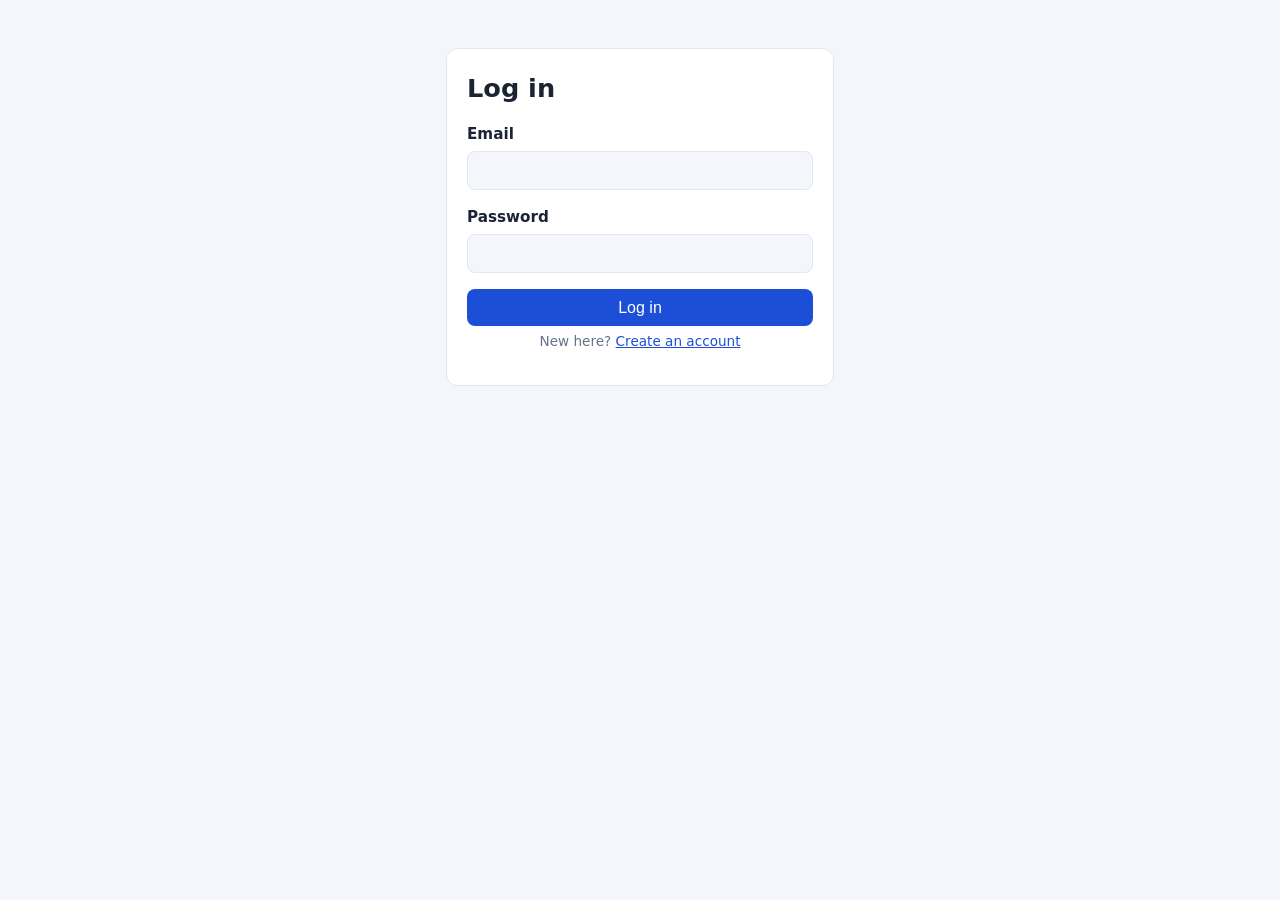
<file: index.html>
<!DOCTYPE html>
<html lang="en">
<head>
  <meta charset="UTF-8">
  <title>Banking</title>
  <script>
    try {
      var s = JSON.parse(sessionStorage.getItem("auth"));
      window.location.replace(s && s.token ? "dashboard.html" : "login.html");
    } catch (e) {
      window.location.replace("login.html");
    }
  </script>
</head>
<body></body>
</html>
</file>
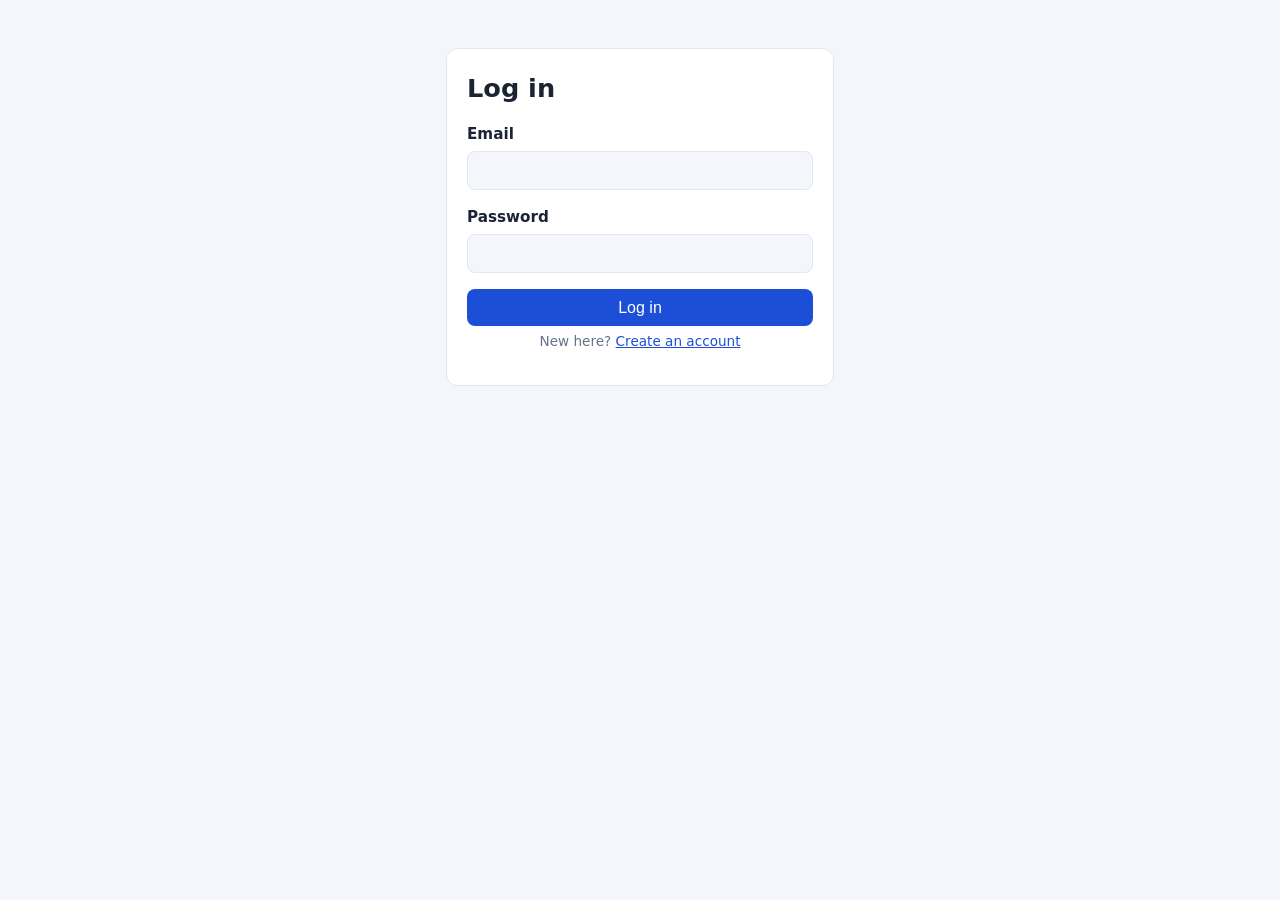
<file: cash.html>
<!DOCTYPE html>
<html lang="en">
<head>
    <meta charset="UTF-8">
    <meta name="viewport" content="width=device-width, initial-scale=1">
    <title>Deposit / Withdraw - Banking</title>
    <link rel="stylesheet" href="css/style.css">
</head>
<body>
<nav id="nav" class="nav"></nav>
<main class="container">
    <h1>Deposit or withdraw</h1>
    <div id="msg" class="msg" hidden></div>

    <section id="formCard" class="card">
        <form id="form1" novalidate>
            <div class="form-group">
                <label for="kind">What do you want to do?</label>
                <select id="kind">
                    <option value="deposit">Deposit money</option>
                    <option value="withdraw">Withdraw money</option>
                </select>
                <div id="kindHint" class="hint"></div>
            </div>
            <div class="form-group">
                <label for="account">Account</label>
                <select id="account"></select>
            </div>
            <div class="form-group">
                <label for="amount">Amount</label>
                <input id="amount" type="text" inputmode="decimal" autocomplete="off" placeholder="0.00">
                <div class="hint">Up to 1,000,000.00 with at most 2 decimals. No fee.</div>
            </div>
            <button id="submit1" class="btn" type="submit">Continue</button>
        </form>
    </section>

    <section id="flow" hidden></section>
</main>

<script src="js/config.js"></script>
<script src="js/api.js"></script>
<script src="js/ui.js"></script>
<script src="js/flow.js"></script>
<script>
    (async function () {
        const session = requireAuth();
        if (!session) return;
        renderNav("cash.html");

        const msg = $("msg");
        const formCard = $("formCard");
        const accountSel = $("account");
        let accounts = [];

        function updateKindHint() {
            $("kindHint").textContent = $("kind").value === "withdraw"
                ? "A withdrawal needs a one-time password."
                : "A deposit is added to your account right away.";
        }

        async function loadAccounts() {
            const all = await Api.listAccounts();
            accounts = all.filter(function (a) { return !a.status || a.status === "ACTIVE"; });

            const previous = accountSel.value;
            accountSel.textContent = "";
            accounts.forEach(function (a) {
                const opt = document.createElement("option");
                opt.value = a.accountNumber;
                opt.textContent = a.accountNumber + " (" + balanceText(a) + ")";
                accountSel.appendChild(opt);
            });
            if (previous) accountSel.value = previous;

            $("submit1").disabled = accounts.length === 0;
            if (accounts.length === 0) {
                showMessage(msg, "You need an active account first. Open one on the dashboard.", "error");
            }
        }

        function showForm() {
            flow.hide();
            formCard.hidden = false;
            window.history.replaceState(null, "", "cash.html");
            hideMessage(msg);
            $("amount").value = "";
            loadAccounts().catch(function (err) { showMessage(msg, err.message, "error"); });
        }

        const flow = TxFlow.create($("flow"), {
            onNew: showForm,
            onFinished: function () {
                loadAccounts().catch(function () { /* the balances refresh when the form is shown again */ });
            }
        });

        $("kind").addEventListener("change", updateKindHint);
        updateKindHint();

        $("form1").addEventListener("submit", async function (e) {
            e.preventDefault();
            hideMessage(msg);

            const kind = $("kind").value;
            const accountNumber = accountSel.value;
            const amountText = $("amount").value.trim();

            if (!accountNumber) return showMessage(msg, "Choose an account", "error");
            if (!/^\d+(\.\d{1,2})?$/.test(amountText) || Number(amountText) <= 0) {
                return showMessage(msg, "Enter a valid amount greater than 0 (max 2 decimals)", "error");
            }
            if (Number(amountText) > 1000000) {
                return showMessage(msg, "The maximum amount is 1,000,000.00", "error");
            }
            const amount = Number(amountText);

            const btn = $("submit1");
            setBusy(btn, true, "Sending...");
            try {
                const payload = { accountNumber: accountNumber, amount: amount };
                const tx = kind === "deposit"
                    ? await Api.initiateDeposit(payload)
                    : await Api.initiateWithdrawal(payload);

                if (tx.status !== "VALIDATING") {
                    showMessage(msg, "The server still runs the old synchronous flow. "
                        + "Start fund-transfer-service with TRANSFER_SAGA_ENABLED=true.", "error");
                } else {
                    formCard.hidden = true;
                    window.history.replaceState(null, "", "cash.html?id=" + encodeURIComponent(tx.transferId));
                    flow.track(tx.transferId);
                }
            } catch (err) {
                showMessage(msg, err.message, "error");
            }
            setBusy(btn, false);
        });

        // A reload (or a link from History) resumes a running request.
        const resumeId = new URLSearchParams(window.location.search).get("id");
        if (resumeId) {
            formCard.hidden = true;
            flow.track(resumeId);
            loadAccounts().catch(function () { /* not needed to follow the request */ });
        } else {
            try {
                await loadAccounts();
            } catch (err) {
                showMessage(msg, err.message, "error");
            }
        }
    })();
</script>
</body>
</html>
</file>
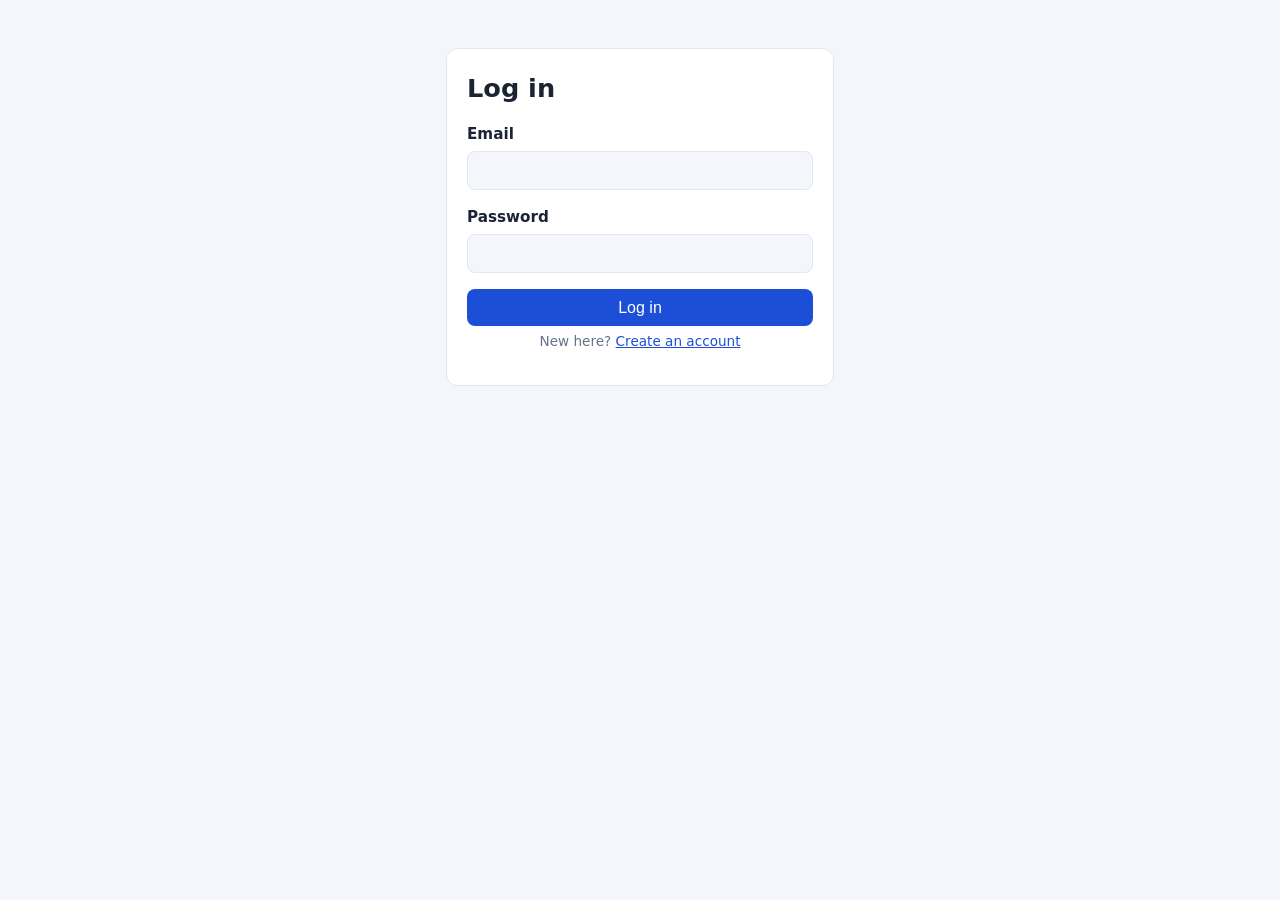
<file: dashboard.html>
<!DOCTYPE html>
<html lang="en">
<head>
  <meta charset="UTF-8">
  <meta name="viewport" content="width=device-width, initial-scale=1">
  <title>Dashboard - Banking</title>
  <link rel="stylesheet" href="css/style.css">
</head>
<body>
<nav id="nav" class="nav"></nav>
<main class="container">
  <h1 id="welcome">Dashboard</h1>
  <div id="msg" class="msg" hidden></div>
  <div id="degraded" class="msg info" hidden>
    Some balances are temporarily unavailable. They will appear again by themselves.
  </div>

  <section class="card">
    <div class="row-between">
      <h2>My accounts</h2>
      <div class="actions">
        <select id="accountType" aria-label="Account type">
          <option value="SAVINGS">Savings</option>
          <option value="CURRENT">Current</option>
        </select>
        <button id="createBtn" class="btn" type="button">Open account</button>
      </div>
    </div>
    <div id="accounts" class="accounts"></div>
  </section>
</main>

<script src="js/config.js"></script>
<script src="js/api.js"></script>
<script src="js/ui.js"></script>
<script>
  (async function () {
    const session = requireAuth();
    if (!session) return;

    renderNav("dashboard.html");
    $("welcome").textContent = "Welcome, " + session.fullName;

    const POLL_MS = 1500;
    const MAX_POLLS = 40;
    const DEGRADED_POLL_MS = 5000;
    const MAX_DEGRADED_POLLS = 36;

    const msg = $("msg");
    const list = $("accounts");
    const createBtn = $("createBtn");

    let pollsLeft = MAX_POLLS;
    let degradedPollsLeft = MAX_DEGRADED_POLLS;
    let timer = null;
    const waiting = new Set();

    function render(accounts) {
      list.textContent = "";
      if (!accounts || accounts.length === 0) {
        list.appendChild(makeEl("p", "hint", "You have no accounts yet. Open one above."));
        return;
      }
      accounts.forEach(function (a) {
        const card = makeEl("div", "account-card");
        card.appendChild(makeEl("div", "type", a.accountType));
        card.appendChild(makeEl("div", "number", a.accountNumber));

        if (a.status === "PENDING") {
          const pending = makeEl("div", "balance pending");
          pending.appendChild(makeEl("span", "spinner"));
          pending.appendChild(makeEl("span", "", "Opening your account..."));
          card.appendChild(pending);
        } else if (a.balanceAvailable === false) {
          card.appendChild(makeEl("div", "balance unavailable", "Balance unavailable"));
        } else {
          const balance = makeEl("div", "balance", formatMoney(a.balance, a.currency));
          if (a.status === "BLOCKED") {
            balance.appendChild(makeEl("span", "badge", "Blocked"));
          }
          card.appendChild(balance);
        }
        list.appendChild(card);
      });
    }

    // An account that was PENDING and is no longer listed failed to open.
    async function reportVanished(accounts) {
      const present = new Set(accounts.map(function (a) { return a.accountNumber; }));
      for (const number of Array.from(waiting)) {
        if (present.has(number)) continue;
        waiting.delete(number);
        try {
          const account = await Api.getAccount(number);
          if (account.status === "OPENING_FAILED") {
            showMessage(msg, "The new account could not be opened. "
                    + (account.reason || "Please try again."), "error");
          }
        } catch (err) {
          // Nothing more to say. The account is simply not in the list.
        }
      }
    }

    async function load() {
      clearTimeout(timer);
      try {
        const accounts = await Api.listAccounts();
        render(accounts);
        await reportVanished(accounts);

        accounts.forEach(function (a) {
          if (a.status === "PENDING") waiting.add(a.accountNumber);
          else waiting.delete(a.accountNumber);
        });

        const hasPending = accounts.some(function (a) { return a.status === "PENDING"; });
        const degraded = accounts.some(function (a) { return a.balanceAvailable === false; });
        $("degraded").hidden = !degraded;

        if (hasPending && pollsLeft > 0) {
          pollsLeft--;
          timer = setTimeout(load, POLL_MS);
        } else if (degraded && degradedPollsLeft > 0) {
          degradedPollsLeft--;
          timer = setTimeout(load, DEGRADED_POLL_MS);
        } else if (hasPending) {
          showMessage(msg, "Your new account is still being opened. Refresh this page in a moment.", "info");
        }
      } catch (err) {
        showMessage(msg, err.message, "error");
      }
    }

    createBtn.addEventListener("click", async function () {
      hideMessage(msg);
      setBusy(createBtn, true, "Opening...");
      try {
        const account = await Api.createAccount($("accountType").value);
        waiting.add(account.accountNumber);
        pollsLeft = MAX_POLLS;
        degradedPollsLeft = MAX_DEGRADED_POLLS;
        await load();
      } catch (err) {
        showMessage(msg, err.message, "error");
      }
      setBusy(createBtn, false);
    });

    load();
  })();
</script>
</body>
</html>
</file>
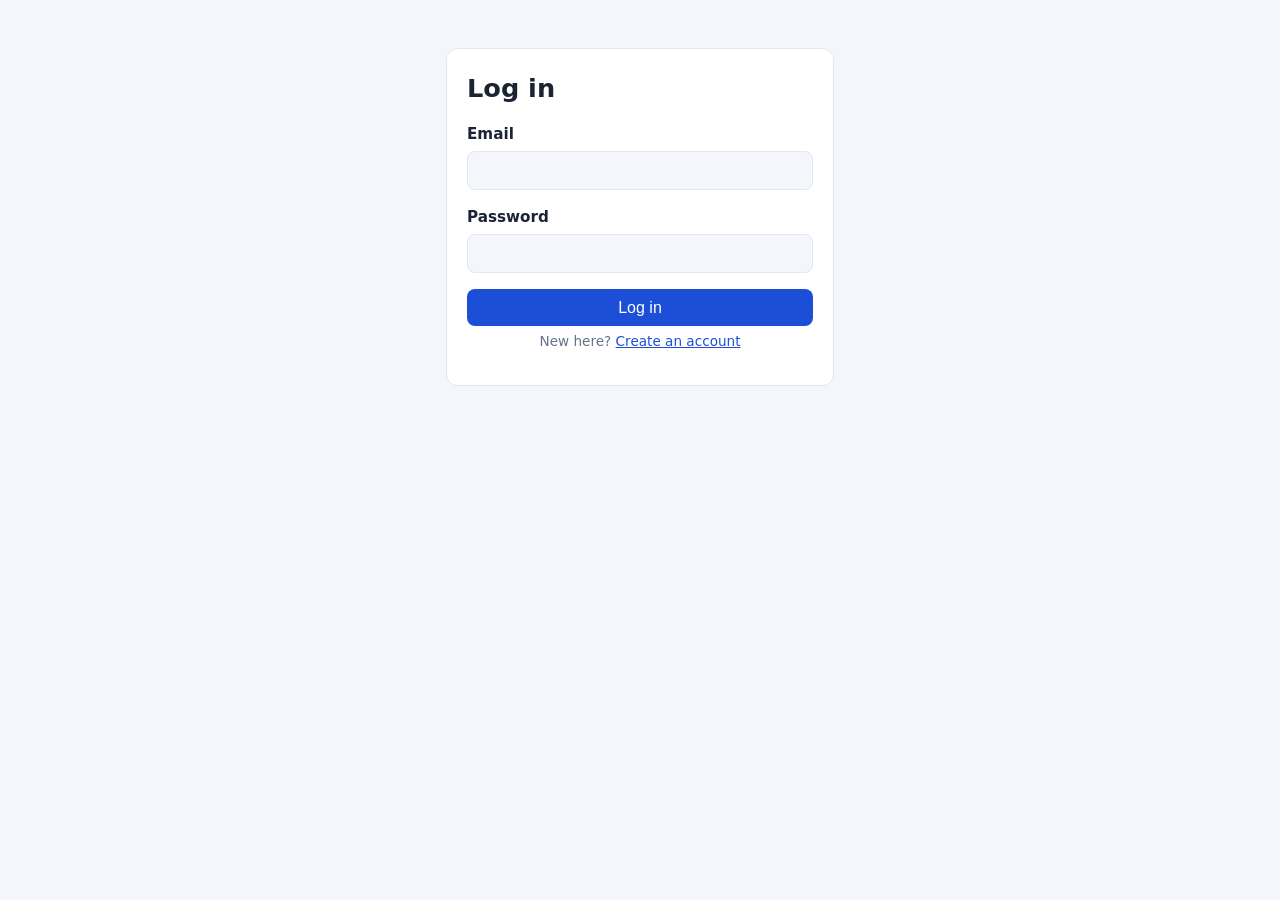
<file: history.html>
<!DOCTYPE html>
<html lang="en">
<head>
  <meta charset="UTF-8">
  <meta name="viewport" content="width=device-width, initial-scale=1">
  <title>History - Banking</title>
  <link rel="stylesheet" href="css/style.css">
</head>
<body>
<nav id="nav" class="nav"></nav>
<main class="container">
  <h1>History</h1>
  <div id="msg" class="msg" hidden></div>
  <section class="card">
    <div class="table-wrap">
      <table>
        <thead>
        <tr>
          <th>Date</th><th>Reference</th><th>Type</th><th>From</th><th>To</th>
          <th>Amount</th><th>Fee</th><th>Status</th><th></th>
        </tr>
        </thead>
        <tbody id="rows"></tbody>
      </table>
    </div>
    <p id="empty" class="hint" hidden>Nothing here yet.</p>
  </section>
</main>

<script src="js/config.js"></script>
<script src="js/api.js"></script>
<script src="js/ui.js"></script>
<script>
  (async function () {
    if (!requireAuth()) return;
    renderNav("history.html");

    const REFRESH_MS = 3000;
    const MAX_REFRESHES = 40;

    // Requests that can still be followed on the transfer or cash page.
    const OPENABLE = ["VALIDATING", "FEE_PENDING", "BALANCE_CHECKING", "OTP_PENDING", "AWAITING_OTP",
      "WITHDRAWING", "DEPOSITING", "REVERSING", "RECONCILIATION_REQUIRED"];
    // Requests the server is working on right now, so this page refreshes itself.
    const MOVING = ["VALIDATING", "FEE_PENDING", "BALANCE_CHECKING", "OTP_PENDING", "WITHDRAWING",
      "DEPOSITING", "REVERSING"];

    const msg = $("msg");
    const body = $("rows");
    let refreshes = 0;
    let timer = null;

    function openLink(t) {
      const page = (t.type || "TRANSFER") === "TRANSFER" ? "transfer.html" : "cash.html";
      const a = makeEl("a", "btn btn-secondary btn-small", "Open");
      a.href = page + "?id=" + encodeURIComponent(t.transferId);
      return a;
    }

    // Only for transfers of the old synchronous flow that ended UNCONFIRMED.
    async function retry(id, btn) {
      hideMessage(msg);
      setBusy(btn, true, "Retrying...");
      try {
        const res = await Api.confirmTransfer(id);
        const ok = res.status === "SUCCESS" || res.status === "COMPLETED";
        showMessage(msg, ok ? "Request " + id + " completed" : (res.message || "Not completed"),
                ok ? "success" : "error");
        await load();
      } catch (err) {
        showMessage(msg, err.message, "error");
        setBusy(btn, false);
      }
    }

    function render(items) {
      body.textContent = "";
      $("empty").hidden = items.length > 0;

      items.forEach(function (t) {
        const tr = document.createElement("tr");
        [
          formatDate(t.createdAt),
          t.transferId,
          typeLabel(t.type),
          t.fromAccountNumber,
          t.toAccountNumber,
          formatMoney(t.amount),
          formatMoney(t.fee)
        ].forEach(function (value) { tr.appendChild(makeEl("td", "", value)); });

        const status = makeEl("td");
        status.appendChild(makeEl("span", "status " + (t.status || ""), statusLabel(t.status)));
        tr.appendChild(status);

        const action = makeEl("td");
        if (OPENABLE.indexOf(t.status) !== -1) {
          action.appendChild(openLink(t));
        } else if (t.status === "UNCONFIRMED") {
          const btn = makeEl("button", "btn btn-small", "Retry");
          btn.addEventListener("click", function () { retry(t.transferId, btn); });
          action.appendChild(btn);
        }
        tr.appendChild(action);

        body.appendChild(tr);
      });
    }

    async function load() {
      clearTimeout(timer);
      try {
        const items = (await Api.listTransfers()) || [];
        render(items);

        const moving = items.some(function (t) { return MOVING.indexOf(t.status) !== -1; });
        if (moving && refreshes < MAX_REFRESHES) {
          refreshes++;
          timer = setTimeout(load, REFRESH_MS);
        }
      } catch (err) {
        showMessage(msg, err.message, "error");
      }
    }

    load();
  })();
</script>
</body>
</html>
</file>
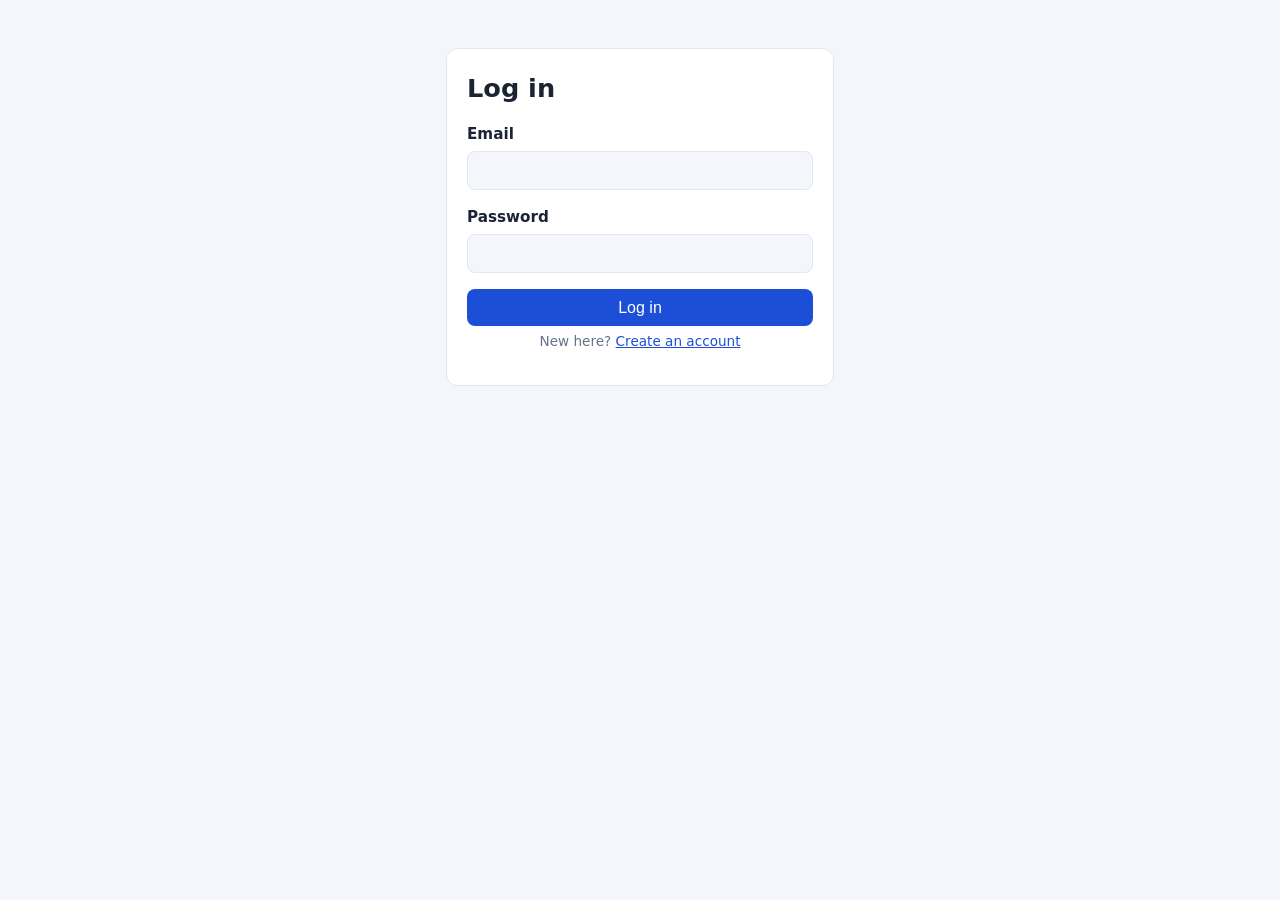
<file: login.html>
<!DOCTYPE html>
<html lang="en">
<head>
  <meta charset="UTF-8">
  <meta name="viewport" content="width=device-width, initial-scale=1">
  <title>Login - Banking</title>
  <link rel="stylesheet" href="css/style.css">
</head>
<body>
  <div class="auth-wrap">
    <div class="card">
      <h1>Log in</h1>
      <div id="msg" class="msg" hidden></div>
      <form id="form" novalidate>
        <div class="form-group">
          <label for="email">Email</label>
          <input id="email" type="email" autocomplete="email" required>
        </div>
        <div class="form-group">
          <label for="password">Password</label>
          <input id="password" type="password" autocomplete="current-password" required>
        </div>
        <button id="submit" class="btn btn-block" type="submit">Log in</button>
      </form>
      <p class="center hint">New here? <a class="link" href="register.html">Create an account</a></p>
    </div>
  </div>

  <script src="js/config.js"></script>
  <script src="js/api.js"></script>
  <script src="js/ui.js"></script>
  <script>
    (function () {
      if (Session.get()) {
        window.location.replace("dashboard.html");
        return;
      }

      const msg = $("msg");
      const btn = $("submit");

      const params = new URLSearchParams(window.location.search);

      if (params.get("registered") === "1") {
        showMessage(msg, "Registration successful. Please log in.", "success");
      } else if (params.get("reason")) {
        // The session ended on another page and sent the user back here.
        showMessage(msg, params.get("reason"), "info");
      }

      $("form").addEventListener("submit", async function (e) {
        e.preventDefault();
        hideMessage(msg);

        const email = $("email").value.trim();
        const password = $("password").value;
        if (!email || !password) return showMessage(msg, "Email and password are required", "error");

        setBusy(btn, true, "Logging in...");
        try {
          await Api.login({ email: email, password: password });
          window.location.replace("dashboard.html");
        } catch (err) {
          showMessage(msg, err.message, "error");
          setBusy(btn, false);
        }
      });
    })();
  </script>
</body>
</html>
</file>
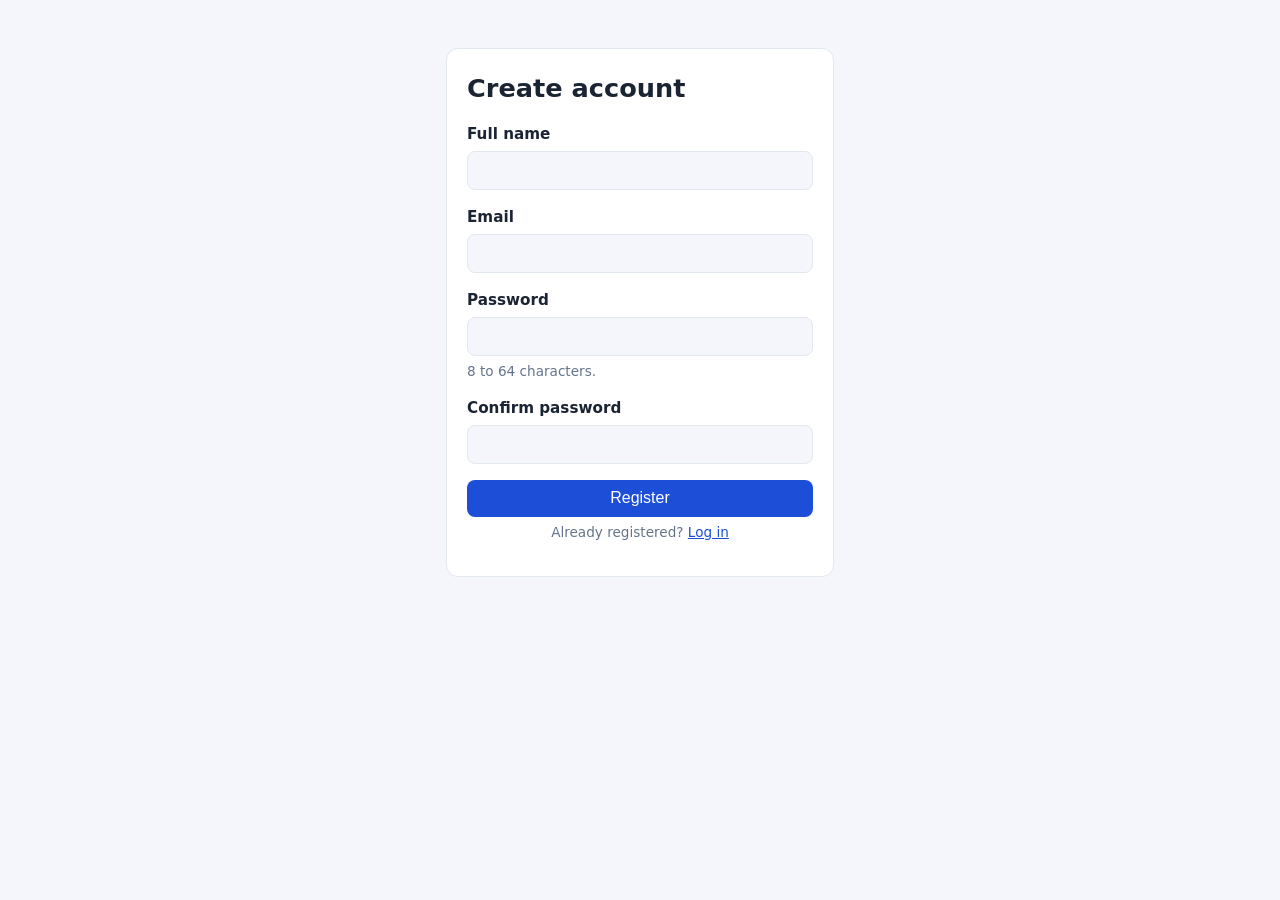
<file: register.html>
<!DOCTYPE html>
<html lang="en">
<head>
  <meta charset="UTF-8">
  <meta name="viewport" content="width=device-width, initial-scale=1">
  <title>Register - Banking</title>
  <link rel="stylesheet" href="css/style.css">
</head>
<body>
  <div class="auth-wrap">
    <div class="card">
      <h1>Create account</h1>
      <div id="msg" class="msg" hidden></div>
      <form id="form" novalidate>
        <div class="form-group">
          <label for="fullName">Full name</label>
          <input id="fullName" type="text" maxlength="100" autocomplete="name" required>
        </div>
        <div class="form-group">
          <label for="email">Email</label>
          <input id="email" type="email" autocomplete="email" required>
        </div>
        <div class="form-group">
          <label for="password">Password</label>
          <input id="password" type="password" minlength="8" maxlength="64" autocomplete="new-password" required>
          <div class="hint">8 to 64 characters.</div>
        </div>
        <div class="form-group">
          <label for="confirm">Confirm password</label>
          <input id="confirm" type="password" autocomplete="new-password" required>
        </div>
        <button id="submit" class="btn btn-block" type="submit">Register</button>
      </form>
      <p class="center hint">Already registered? <a class="link" href="login.html">Log in</a></p>
    </div>
  </div>

  <script src="js/config.js"></script>
  <script src="js/api.js"></script>
  <script src="js/ui.js"></script>
  <script>
    (function () {
      if (Session.get()) {
        window.location.replace("dashboard.html");
        return;
      }

      const msg = $("msg");
      const btn = $("submit");

      $("form").addEventListener("submit", async function (e) {
        e.preventDefault();
        hideMessage(msg);

        const fullName = $("fullName").value.trim();
        const email = $("email").value.trim();
        const password = $("password").value;

        if (!fullName) return showMessage(msg, "Full name is required", "error");
        if (!/^\S+@\S+\.\S+$/.test(email)) return showMessage(msg, "Enter a valid email", "error");
        if (password.length < 8 || password.length > 64) {
          return showMessage(msg, "Password must be 8 to 64 characters", "error");
        }
        if (password !== $("confirm").value) {
          return showMessage(msg, "Passwords do not match", "error");
        }

        setBusy(btn, true, "Creating...");
        try {
          const res = await Api.register({ fullName: fullName, email: email, password: password });
          $("form").hidden = true;
          showMessage(msg, (res && res.message) || "Please check your inbox.", "success");
        } catch (err) {
          showMessage(msg, err.message, "error");
          setBusy(btn, false);
        }
      });
    })();
  </script>
</body>
</html>
</file>
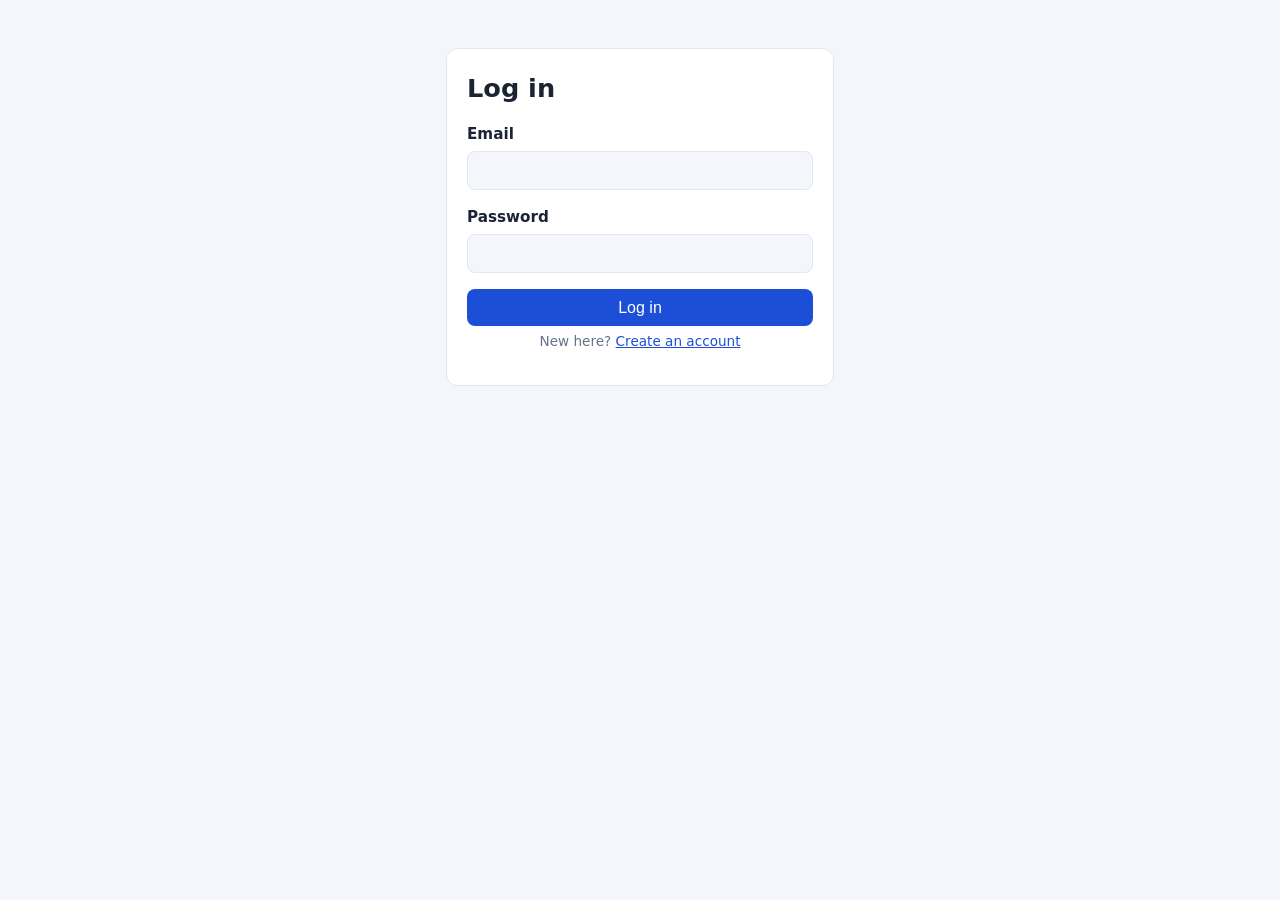
<file: transfer.html>
<!DOCTYPE html>
<html lang="en">
<head>
  <meta charset="UTF-8">
  <meta name="viewport" content="width=device-width, initial-scale=1">
  <title>Transfer - Banking</title>
  <link rel="stylesheet" href="css/style.css">
</head>
<body>
<nav id="nav" class="nav"></nav>
<main class="container">
  <h1>Transfer money</h1>
  <div id="msg" class="msg" hidden></div>

  <section id="formCard" class="card">
    <form id="form1" novalidate>
      <div class="form-group">
        <label for="from">From account</label>
        <select id="from"></select>
      </div>
      <div class="form-group">
        <label for="to">To account number</label>
        <input id="to" type="text" maxlength="50" autocomplete="off" list="ownAccounts"
               placeholder="e.g. ACC-12345678">
        <datalist id="ownAccounts"></datalist>
        <div id="toHint" class="hint">Transfers between your own accounts are free. Other accounts have a fee.</div>
      </div>
      <div class="form-group">
        <label for="amount">Amount</label>
        <input id="amount" type="text" inputmode="decimal" autocomplete="off" placeholder="0.00">
      </div>
      <button id="submit1" class="btn" type="submit">Continue</button>
    </form>
  </section>

  <section id="flow" hidden></section>
</main>

<script src="js/config.js"></script>
<script src="js/api.js"></script>
<script src="js/ui.js"></script>
<script src="js/flow.js"></script>
<script>
  (async function () {
    const session = requireAuth();
    if (!session) return;
    renderNav("transfer.html");

    const msg = $("msg");
    const formCard = $("formCard");
    const fromSel = $("from");
    const defaultHint = $("toHint").textContent;
    let accounts = [];

    async function loadAccounts() {
      const all = await Api.listAccounts();
      accounts = all.filter(function (a) { return !a.status || a.status === "ACTIVE"; });

      const previous = fromSel.value;
      fromSel.textContent = "";
      $("ownAccounts").textContent = "";
      accounts.forEach(function (a) {
        const opt = document.createElement("option");
        opt.value = a.accountNumber;
        opt.textContent = a.accountNumber + " (" + balanceText(a) + ")";
        fromSel.appendChild(opt);

        const suggestion = document.createElement("option");
        suggestion.value = a.accountNumber;
        $("ownAccounts").appendChild(suggestion);
      });
      if (previous) fromSel.value = previous;

      $("submit1").disabled = accounts.length === 0;
      if (accounts.length === 0) {
        showMessage(msg, "You need an active account first. Open one on the dashboard.", "error");
      }
    }

    function showForm() {
      flow.hide();
      formCard.hidden = false;
      window.history.replaceState(null, "", "transfer.html");
      hideMessage(msg);
      $("amount").value = "";
      loadAccounts().catch(function (err) { showMessage(msg, err.message, "error"); });
    }

    const flow = TxFlow.create($("flow"), {
      onNew: showForm,
      onFinished: function () {
        loadAccounts().catch(function () { /* the balances refresh when the form is shown again */ });
      }
    });

    // Only a hint. The server decides the real fee.
    $("to").addEventListener("input", function () {
      const v = $("to").value.trim();
      const hint = $("toHint");
      if (!v) {
        hint.textContent = defaultHint;
      } else if (accounts.some(function (a) { return a.accountNumber === v; })) {
        hint.textContent = "Your own account: no fee expected.";
      } else {
        hint.textContent = "Another account: a fee will apply.";
      }
    });

    $("form1").addEventListener("submit", async function (e) {
      e.preventDefault();
      hideMessage(msg);

      const fromAccountNumber = fromSel.value;
      const toAccountNumber = $("to").value.trim();
      const amountText = $("amount").value.trim();

      if (!fromAccountNumber) return showMessage(msg, "Choose the account to send from", "error");
      if (!toAccountNumber) return showMessage(msg, "Enter the destination account number", "error");
      if (toAccountNumber === fromAccountNumber) {
        return showMessage(msg, "Choose a different destination account", "error");
      }
      if (!/^\d+(\.\d{1,2})?$/.test(amountText) || Number(amountText) <= 0) {
        return showMessage(msg, "Enter a valid amount greater than 0 (max 2 decimals)", "error");
      }
      const amount = Number(amountText);

      const btn = $("submit1");
      setBusy(btn, true, "Sending...");
      try {
        const tx = await Api.initiateTransfer({
          fromAccountNumber: fromAccountNumber,
          toAccountNumber: toAccountNumber,
          amount: amount
        });

        if (tx.status !== "VALIDATING") {
          showMessage(msg, "The server still runs the old synchronous flow. "
                  + "Start fund-transfer-service with TRANSFER_SAGA_ENABLED=true.", "error");
        } else {
          formCard.hidden = true;
          window.history.replaceState(null, "", "transfer.html?id=" + encodeURIComponent(tx.transferId));
          flow.track(tx.transferId);
        }
      } catch (err) {
        showMessage(msg, err.message, "error");
      }
      setBusy(btn, false);
    });

    // A reload (or a link from History) resumes a running request.
    const resumeId = new URLSearchParams(window.location.search).get("id");
    if (resumeId) {
      formCard.hidden = true;
      flow.track(resumeId);
      loadAccounts().catch(function () { /* not needed to follow the request */ });
    } else {
      try {
        await loadAccounts();
      } catch (err) {
        showMessage(msg, err.message, "error");
      }
    }
  })();
</script>
</body>
</html>
</file>
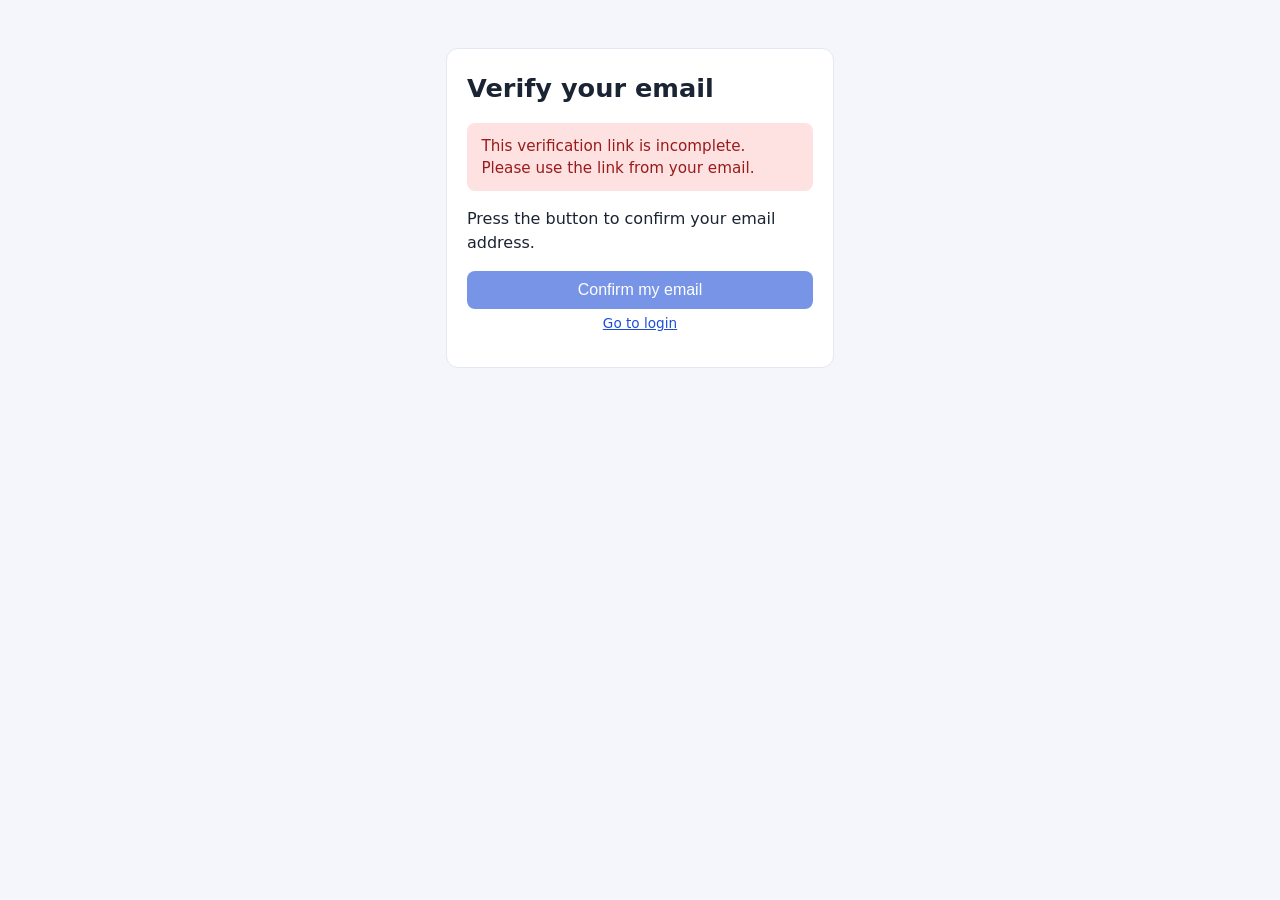
<file: verify.html>
<!DOCTYPE html>
<html lang="en">
<head>
    <meta charset="UTF-8">
    <meta name="viewport" content="width=device-width, initial-scale=1">
    <meta name="referrer" content="no-referrer">
    <title>Verify email - Banking</title>
    <link rel="stylesheet" href="css/style.css">
</head>
<body>
<div class="auth-wrap">
    <div class="card">
        <h1>Verify your email</h1>
        <div id="msg" class="msg" hidden></div>
        <p id="info">Press the button to confirm your email address.</p>
        <button id="confirm" class="btn btn-block" type="button">Confirm my email</button>
        <p class="center hint"><a class="link" href="login.html">Go to login</a></p>
    </div>
</div>

<script src="js/config.js"></script>
<script src="js/api.js"></script>
<script src="js/ui.js"></script>
<script>
    (function () {
        const msg = $("msg");
        const btn = $("confirm");
        const token = new URLSearchParams(window.location.search).get("token");

        // Remove the token from the address bar, so it does not stay in the browser history.
        window.history.replaceState(null, "", "verify.html");

        if (!token) {
            showMessage(msg, "This verification link is incomplete. Please use the link from your email.", "error");
            btn.disabled = true;
            return;
        }

        btn.addEventListener("click", async function () {
            hideMessage(msg);
            setBusy(btn, true, "Verifying...");
            try {
                const res = await Api.verifyEmail(token);
                $("info").hidden = true;
                btn.hidden = true;
                showMessage(msg, (res && res.message) || "Email verified.", "success");
            } catch (err) {
                showMessage(msg, err.message, "error");
                setBusy(btn, false);
            }
        });
    })();
</script>
</body>
</html>
</file>
<file: css/style.css>
:root {
  --bg: #f4f6fb;
  --card: #ffffff;
  --text: #1b2433;
  --muted: #64748b;
  --primary: #1d4ed8;
  --primary-hover: #1e40af;
  --border: #e2e8f0;
  --error-bg: #fee2e2;
  --error-text: #991b1b;
  --success-bg: #dcfce7;
  --success-text: #166534;
  --info-bg: #e0e7ff;
  --info-text: #3730a3;
}

@media (prefers-color-scheme: dark) {
  :root {
    --bg: #0f172a;
    --card: #1e293b;
    --text: #e2e8f0;
    --muted: #94a3b8;
    --primary: #3b82f6;
    --primary-hover: #2563eb;
    --border: #334155;
    --error-bg: #450a0a;
    --error-text: #fecaca;
    --success-bg: #052e16;
    --success-text: #bbf7d0;
    --info-bg: #1e1b4b;
    --info-text: #c7d2fe;
  }
}

* { box-sizing: border-box; }

[hidden] { display: none !important; }

body {
  margin: 0;
  font-family: system-ui, -apple-system, "Segoe UI", Roboto, Arial, sans-serif;
  background: var(--bg);
  color: var(--text);
  line-height: 1.5;
}

h1 { font-size: 1.6rem; margin: 0 0 1rem; }
h2 { font-size: 1.15rem; margin: 0 0 1rem; }

.nav {
  display: flex;
  align-items: center;
  gap: 1rem;
  padding: 0.75rem 1.25rem;
  background: var(--card);
  border-bottom: 1px solid var(--border);
  flex-wrap: wrap;
}
.nav .brand { font-weight: 700; font-size: 1.1rem; }
.nav a { color: var(--muted); text-decoration: none; padding: 0.25rem 0.5rem; border-radius: 6px; }
.nav a.active, .nav a:hover { color: var(--primary); }
.nav .spacer { flex: 1; }
.nav .nav-user { color: var(--muted); font-size: 0.9rem; }

.container { max-width: 880px; margin: 1.5rem auto; padding: 0 1rem; }
.auth-wrap { max-width: 420px; margin: 3rem auto; padding: 0 1rem; }

.card {
  background: var(--card);
  border: 1px solid var(--border);
  border-radius: 12px;
  padding: 1.25rem;
  margin-bottom: 1.25rem;
}

.form-group { margin-bottom: 1rem; }
label { display: block; font-weight: 600; margin-bottom: 0.3rem; font-size: 0.95rem; }

input, select {
  width: 100%;
  padding: 0.6rem 0.75rem;
  border: 1px solid var(--border);
  border-radius: 8px;
  background: var(--bg);
  color: var(--text);
  font-size: 1rem;
}
input:focus, select:focus { outline: 2px solid var(--primary); outline-offset: 1px; }

.btn {
  display: inline-block;
  padding: 0.6rem 1.1rem;
  border: none;
  border-radius: 8px;
  background: var(--primary);
  color: #fff;
  font-size: 1rem;
  cursor: pointer;
  text-decoration: none;
}
.btn:hover { background: var(--primary-hover); }
.btn:disabled { opacity: 0.6; cursor: not-allowed; }
.btn-secondary { background: transparent; color: var(--text); border: 1px solid var(--border); }
.btn-secondary:hover { background: var(--bg); }
.btn-block { width: 100%; }
.btn-small { padding: 0.25rem 0.7rem; font-size: 0.85rem; }

.msg { padding: 0.7rem 0.9rem; border-radius: 8px; margin-bottom: 1rem; font-size: 0.95rem; }
.msg.error { background: var(--error-bg); color: var(--error-text); }
.msg.success { background: var(--success-bg); color: var(--success-text); }
.msg.info { background: var(--info-bg); color: var(--info-text); }

.hint { color: var(--muted); font-size: 0.85rem; margin-top: 0.3rem; }
.row-between { display: flex; justify-content: space-between; align-items: center; gap: 1rem; flex-wrap: wrap; }
.row-between .actions { display: flex; gap: 0.5rem; align-items: center; }
.row-between .actions select { width: auto; }

.accounts { display: grid; grid-template-columns: repeat(auto-fill, minmax(240px, 1fr)); gap: 1rem; }
.account-card { border: 1px solid var(--border); border-radius: 10px; padding: 1rem; background: var(--bg); }
.account-card .type { color: var(--muted); font-size: 0.8rem; text-transform: uppercase; letter-spacing: 0.04em; }
.account-card .number { font-weight: 700; margin: 0.15rem 0 0.5rem; }
.account-card .balance { font-size: 1.3rem; font-weight: 700; }

.summary { border: 1px solid var(--border); border-radius: 10px; padding: 0.9rem 1rem; margin-bottom: 1rem; background: var(--bg); }
.summary div { display: flex; justify-content: space-between; padding: 0.15rem 0; }
.summary .label { color: var(--muted); }

.table-wrap { overflow-x: auto; }
table { width: 100%; border-collapse: collapse; font-size: 0.92rem; }
th, td { text-align: left; padding: 0.55rem 0.6rem; border-bottom: 1px solid var(--border); white-space: nowrap; }
th { color: var(--muted); font-weight: 600; }
.status { font-weight: 600; }
.status.SUCCESS { color: var(--success-text); }
.status.FAILED, .status.EXPIRED { color: var(--error-text); }

.center { text-align: center; }
a.link { color: var(--primary); }
/* ---- ED9: saga screens ---- */
:root {
  --warn-bg: #fef3c7;
  --warn-text: #92400e;
  --muted-bg: #e2e8f0;
}

@media (prefers-color-scheme: dark) {
  :root {
    --warn-bg: #451a03;
    --warn-text: #fde68a;
    --muted-bg: #334155;
  }
}

.msg.warning { background: var(--warn-bg); color: var(--warn-text); }
.msg.muted { background: var(--muted-bg); color: var(--text); }
.result-banner strong { display: block; font-size: 1.1rem; margin-bottom: 0.2rem; }

.status.COMPLETED, .status.SUCCESS { color: var(--success-text); }
.status.FAILED { color: var(--error-text); }
.status.REVERSED, .status.RECONCILIATION_REQUIRED { color: var(--warn-text); }
.status.EXPIRED { color: var(--muted); }

.progress-row { display: flex; align-items: center; gap: 0.8rem; margin-bottom: 1rem; }
.progress-message { margin: 0; font-size: 1.05rem; }

.spinner {
  display: inline-block;
  flex: none;
  width: 1.4rem;
  height: 1.4rem;
  border: 3px solid var(--border);
  border-top-color: var(--primary);
  border-radius: 50%;
  animation: spin 0.9s linear infinite;
}

@keyframes spin { to { transform: rotate(360deg); } }

@media (prefers-reduced-motion: reduce) {
  .spinner, .timeline li.current .step-icon { animation-duration: 3s; }
}

.timeline { list-style: none; margin: 0 0 1rem; padding: 0; }
.timeline li { display: flex; align-items: center; gap: 0.6rem; padding: 0.25rem 0; color: var(--muted); }
.timeline li.current { color: var(--text); font-weight: 600; }
.timeline .step-icon {
  display: inline-flex;
  flex: none;
  align-items: center;
  justify-content: center;
  width: 1.2rem;
  height: 1.2rem;
}
.timeline li.done .step-icon { color: var(--success-text); font-weight: 700; }
.timeline li.current .step-icon {
  border: 2px solid var(--primary);
  border-top-color: transparent;
  border-radius: 50%;
  animation: spin 0.9s linear infinite;
}

.button-row { display: flex; gap: 0.5rem; flex-wrap: wrap; margin-top: 1rem; }

.account-card .balance.pending { display: flex; align-items: center; gap: 0.5rem; font-size: 1rem; color: var(--muted); }
.badge {
  display: inline-block;
  margin-left: 0.4rem;
  padding: 0.1rem 0.5rem;
  border-radius: 999px;
  background: var(--muted-bg);
  font-size: 0.75rem;
}
/* ---- S4: degraded balances ---- */
.account-card .balance.unavailable { font-size: 1rem; color: var(--muted); }
</file>
